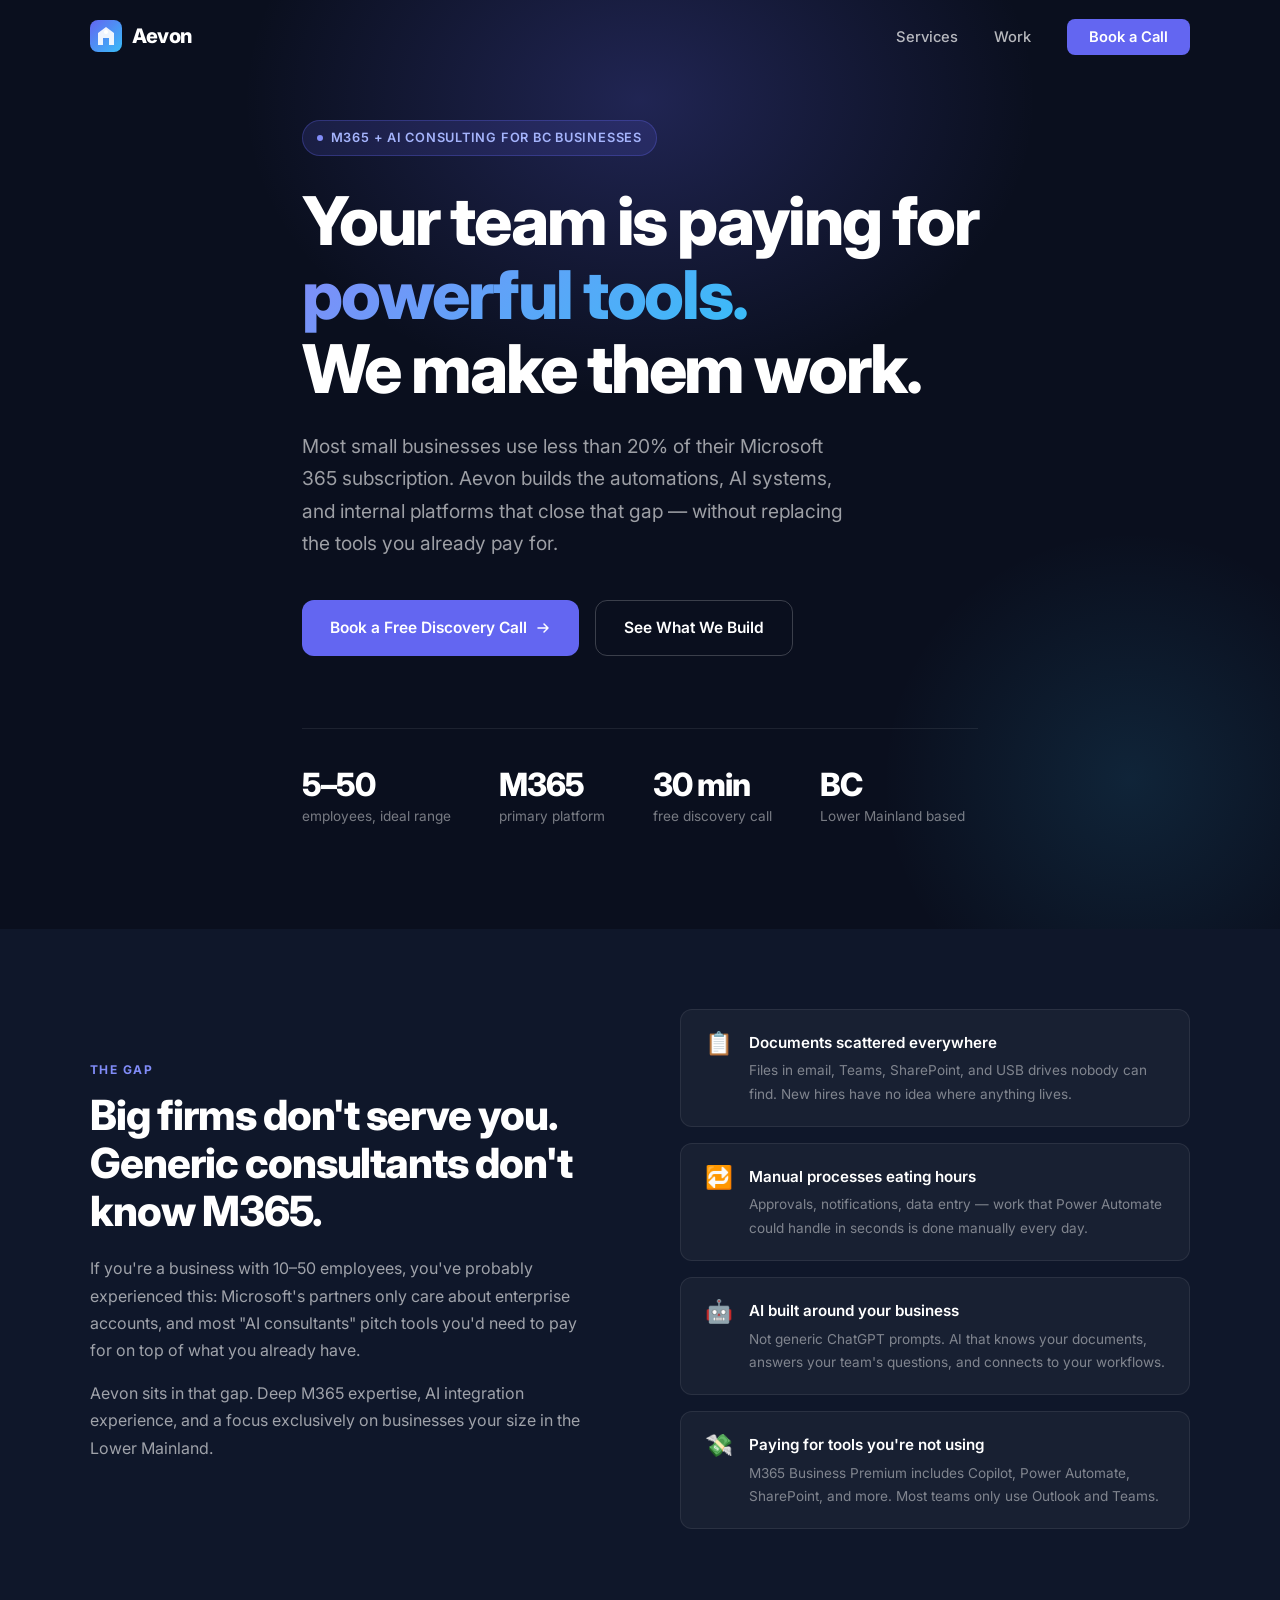
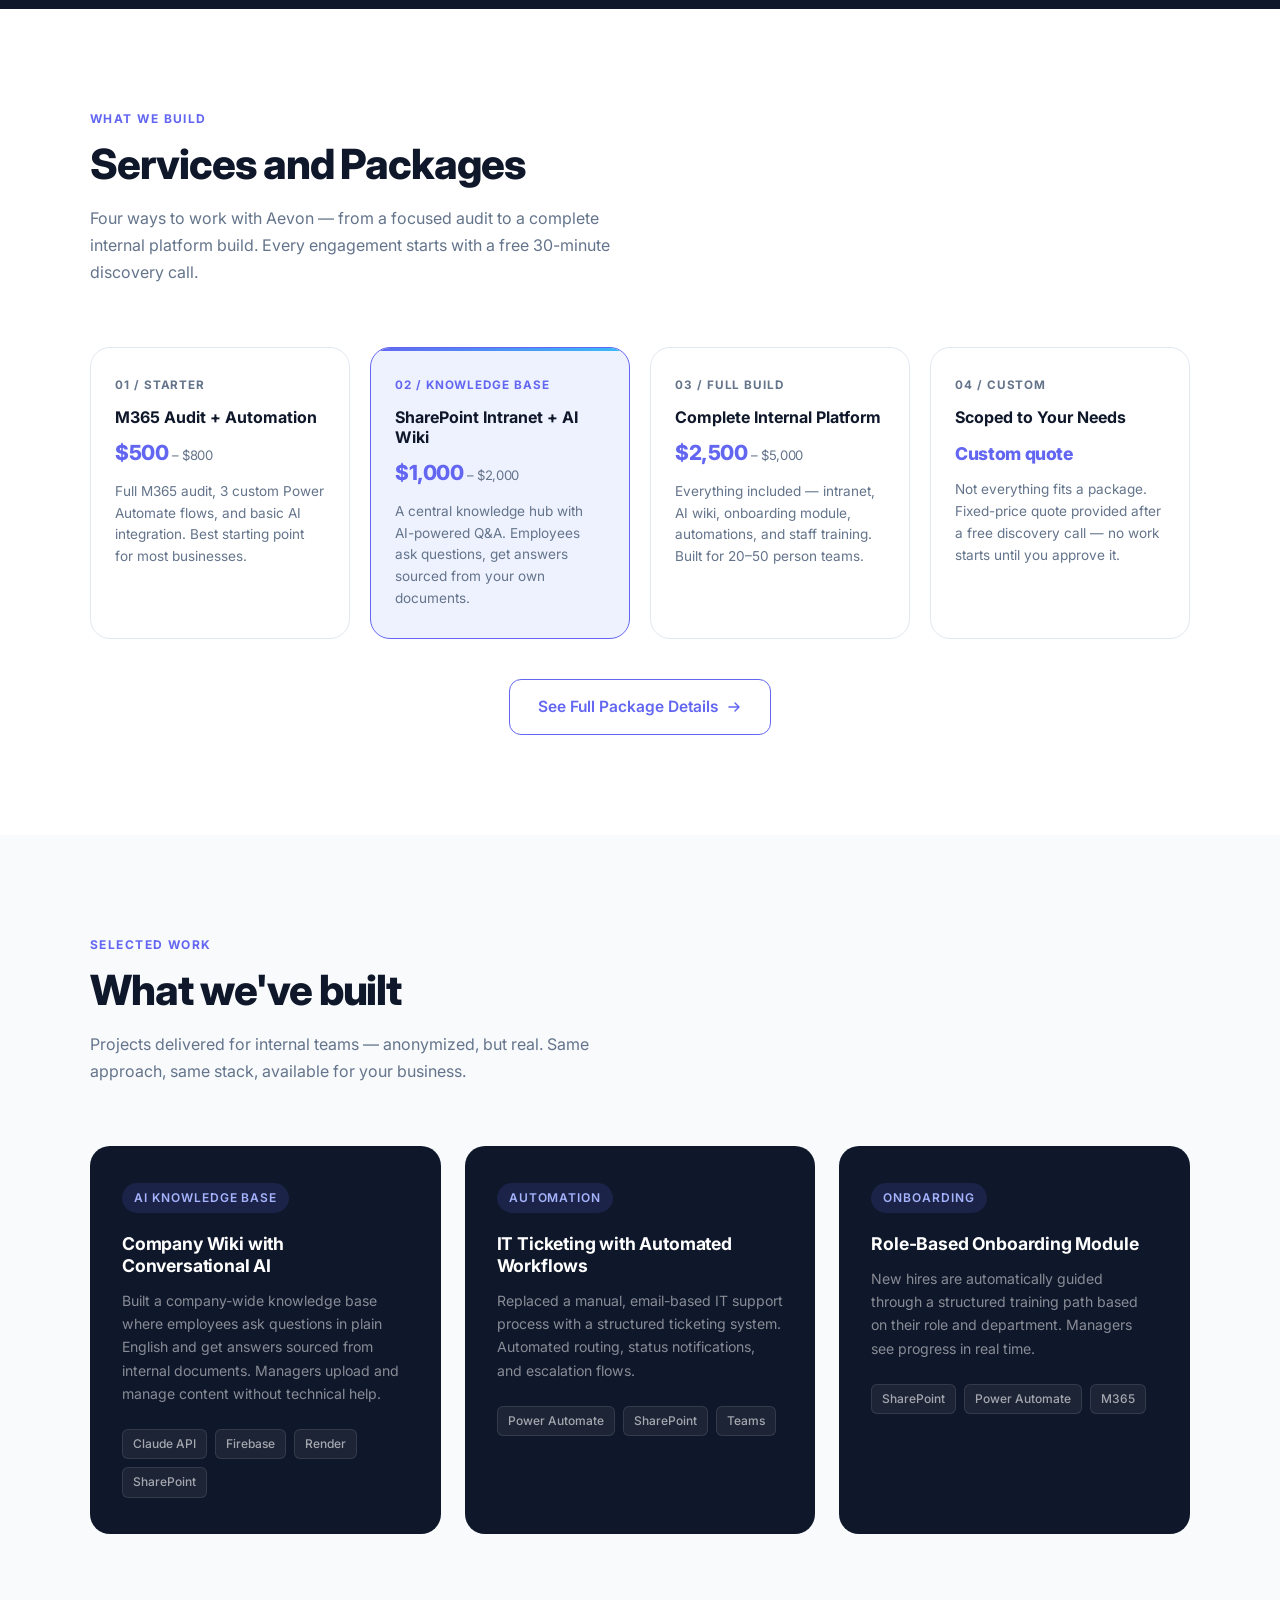
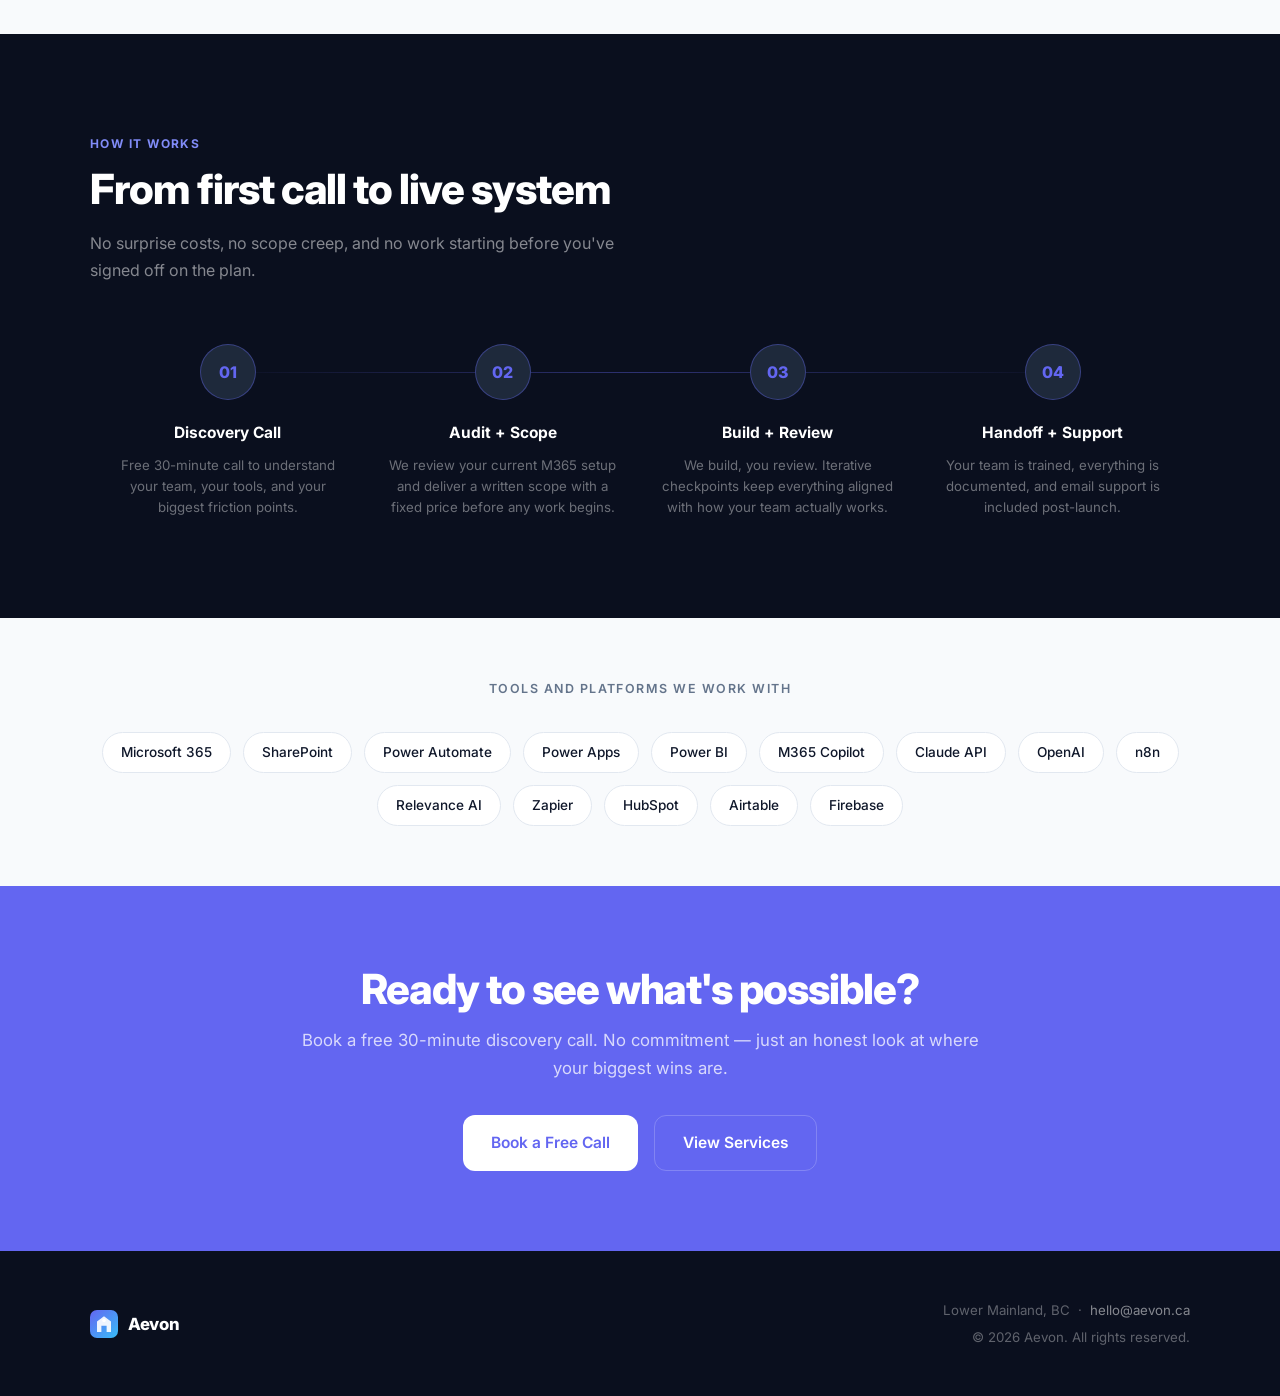
<file: index.html>
<!DOCTYPE html>
<html lang="en">
<head>
  <meta charset="UTF-8" />
  <meta name="viewport" content="width=device-width, initial-scale=1.0" />
  <title>Aevon | AI & Microsoft 365 Consulting for SMBs</title>
  <meta name="description" content="Aevon helps Lower Mainland businesses build AI-powered workflows and internal systems on Microsoft 365." />
  <link rel="preconnect" href="https://fonts.googleapis.com" />
  <link rel="preconnect" href="https://fonts.gstatic.com" crossorigin />
  <link href="https://fonts.googleapis.com/css2?family=Inter:wght@300;400;500;600;700;800&display=swap" rel="stylesheet" />
  <link rel="stylesheet" href="style.css" />
  <style>
    /* ── HERO ── */
    #hero {
      background: var(--dark);
      min-height: 100vh;
      display: flex;
      flex-direction: column;
      justify-content: center;
      padding: 120px 32px 100px;
      position: relative;
      overflow: hidden;
    }
    .hero-glow {
      position: absolute;
      top: -200px; left: 50%;
      transform: translateX(-50%);
      width: 800px; height: 600px;
      background: radial-gradient(ellipse, rgba(99,102,241,0.25) 0%, transparent 70%);
      pointer-events: none;
    }
    .hero-glow-2 {
      position: absolute;
      bottom: -100px; right: -100px;
      width: 500px; height: 500px;
      background: radial-gradient(ellipse, rgba(56,189,248,0.12) 0%, transparent 70%);
      pointer-events: none;
    }
    .hero-inner { max-width: 1100px; margin: 0 auto; position: relative; z-index: 1; }
    .hero-badge {
      display: inline-flex;
      align-items: center;
      gap: 8px;
      background: rgba(99,102,241,0.15);
      border: 1px solid rgba(99,102,241,0.3);
      color: #A5B4FC;
      font-size: 0.8rem;
      font-weight: 600;
      letter-spacing: 0.06em;
      text-transform: uppercase;
      padding: 6px 14px;
      border-radius: 100px;
      margin-bottom: 28px;
    }
    .hero-badge-dot {
      width: 6px; height: 6px;
      background: #818CF8;
      border-radius: 50%;
      animation: pulse 2s infinite;
    }
    @keyframes pulse { 0%,100%{opacity:1}50%{opacity:0.4} }
    h1 {
      font-size: clamp(2.6rem, 5.5vw, 4.2rem);
      font-weight: 800;
      line-height: 1.1;
      letter-spacing: -0.03em;
      color: var(--white);
      margin-bottom: 24px;
      max-width: 820px;
    }
    .gradient-text {
      background: linear-gradient(135deg, #818CF8 0%, #38BDF8 100%);
      -webkit-background-clip: text;
      -webkit-text-fill-color: transparent;
      background-clip: text;
    }
    .hero-sub {
      font-size: clamp(1rem, 2vw, 1.2rem);
      color: rgba(255,255,255,0.6);
      max-width: 560px;
      margin-bottom: 40px;
      line-height: 1.7;
    }
    .hero-ctas { display: flex; gap: 16px; flex-wrap: wrap; }
    .hero-stats {
      display: flex;
      gap: 48px;
      margin-top: 72px;
      padding-top: 40px;
      border-top: 1px solid rgba(255,255,255,0.08);
      flex-wrap: wrap;
    }
    .stat-num { font-size: 2rem; font-weight: 800; color: var(--white); letter-spacing: -0.03em; line-height: 1; }
    .stat-label { font-size: 0.85rem; color: rgba(255,255,255,0.45); margin-top: 4px; }

    /* ── PROBLEM ── */
    #problem { background: var(--dark-2); padding: 80px 32px; }
    .problem-inner {
      max-width: 1100px;
      margin: 0 auto;
      display: grid;
      grid-template-columns: 1fr 1fr;
      gap: 80px;
      align-items: center;
    }
    .problem-text .section-label { color: #818CF8; }
    .problem-text h2 { color: var(--white); margin-bottom: 20px; }
    .problem-text p { color: rgba(255,255,255,0.6); margin-bottom: 16px; font-size: 1rem; }
    .problem-cards { display: flex; flex-direction: column; gap: 16px; }
    .problem-card {
      background: rgba(255,255,255,0.04);
      border: 1px solid rgba(255,255,255,0.08);
      border-radius: var(--radius);
      padding: 20px 24px;
      display: flex;
      align-items: flex-start;
      gap: 16px;
    }
    .problem-icon { font-size: 1.4rem; line-height: 1; flex-shrink: 0; margin-top: 2px; }
    .problem-card h4 { font-size: 0.95rem; font-weight: 600; color: var(--white); margin-bottom: 4px; }
    .problem-card p { font-size: 0.85rem; color: rgba(255,255,255,0.45); margin: 0; }

    /* ── SERVICES TEASER ── */
    #services { background: var(--white); }
    .services-grid {
      display: grid;
      grid-template-columns: repeat(auto-fit, minmax(250px, 1fr));
      gap: 20px;
      margin-bottom: 40px;
    }
    .service-card {
      border: 1px solid var(--border);
      border-radius: var(--radius-lg);
      padding: 28px 24px;
      background: var(--white);
      transition: all 0.25s;
      position: relative;
      overflow: hidden;
    }
    .service-card::before {
      content: '';
      position: absolute;
      top: 0; left: 0; right: 0;
      height: 3px;
      background: linear-gradient(90deg, var(--indigo), var(--sky));
      opacity: 0;
      transition: opacity 0.25s;
    }
    .service-card:hover { box-shadow: 0 12px 40px rgba(0,0,0,0.08); transform: translateY(-3px); border-color: transparent; }
    .service-card:hover::before { opacity: 1; }
    .service-card.featured { border-color: var(--indigo); background: var(--indigo-lt); }
    .service-card.featured::before { opacity: 1; }
    .service-num { font-size: 0.73rem; font-weight: 700; color: var(--text-sm); letter-spacing: 0.08em; text-transform: uppercase; margin-bottom: 12px; }
    .service-card.featured .service-num { color: var(--indigo); }
    .service-card h3 { font-size: 1rem; font-weight: 700; color: var(--text); margin-bottom: 8px; }
    .service-price { font-size: 1.3rem; font-weight: 800; color: var(--indigo); letter-spacing: -0.02em; margin-bottom: 10px; }
    .service-price span { font-size: 0.82rem; font-weight: 400; color: var(--text-sm); }
    .service-desc { font-size: 0.85rem; color: var(--text-sm); line-height: 1.6; }
    .services-cta { text-align: center; }

    /* ── CASE STUDIES ── */
    #work { background: var(--bg-alt); }
    .work-grid {
      display: grid;
      grid-template-columns: repeat(auto-fit, minmax(300px, 1fr));
      gap: 24px;
    }
    .work-card {
      background: var(--dark-2);
      border-radius: var(--radius-lg);
      padding: 36px 32px;
      transition: transform 0.25s;
    }
    .work-card:hover { transform: translateY(-3px); }
    .work-tag {
      display: inline-block;
      background: rgba(99,102,241,0.15);
      color: #A5B4FC;
      font-size: 0.75rem;
      font-weight: 600;
      letter-spacing: 0.08em;
      text-transform: uppercase;
      padding: 5px 12px;
      border-radius: 100px;
      margin-bottom: 20px;
    }
    .work-card h3 { font-size: 1.1rem; font-weight: 700; color: var(--white); margin-bottom: 12px; letter-spacing: -0.01em; }
    .work-card p { font-size: 0.88rem; color: rgba(255,255,255,0.5); margin-bottom: 24px; line-height: 1.65; }
    .work-stack { display: flex; flex-wrap: wrap; gap: 8px; }
    .stack-tag {
      background: rgba(255,255,255,0.06);
      border: 1px solid rgba(255,255,255,0.1);
      color: rgba(255,255,255,0.6);
      font-size: 0.75rem;
      font-weight: 500;
      padding: 4px 10px;
      border-radius: 6px;
    }

    /* ── PROCESS ── */
    #process { background: var(--dark); padding: 100px 32px; }
    #process .section-label { color: #818CF8; }
    #process h2 { color: var(--white); }
    #process .section-sub { color: rgba(255,255,255,0.5); }
    .process-steps {
      display: grid;
      grid-template-columns: repeat(4, 1fr);
      gap: 0;
      margin-top: 60px;
      position: relative;
    }
    .process-steps::before {
      content: '';
      position: absolute;
      top: 28px; left: 10%; right: 10%;
      height: 1px;
      background: linear-gradient(90deg, transparent, rgba(99,102,241,0.4), transparent);
    }
    .process-step { text-align: center; padding: 0 20px; position: relative; z-index: 1; }
    .step-circle {
      width: 56px; height: 56px;
      border-radius: 50%;
      background: var(--dark-3);
      border: 1px solid rgba(99,102,241,0.4);
      display: flex;
      align-items: center;
      justify-content: center;
      margin: 0 auto 20px;
      font-size: 1rem;
      font-weight: 800;
      color: var(--indigo);
    }
    .process-step h4 { font-size: 0.97rem; font-weight: 700; color: var(--white); margin-bottom: 8px; }
    .process-step p { font-size: 0.83rem; color: rgba(255,255,255,0.4); line-height: 1.6; }

    /* ── STACK ── */
    #stack { background: var(--bg-alt); padding: 60px 32px; }
    .stack-inner { max-width: 1100px; margin: 0 auto; text-align: center; }
    .stack-label { font-size: 0.78rem; font-weight: 600; letter-spacing: 0.12em; text-transform: uppercase; color: var(--text-sm); margin-bottom: 32px; }
    .stack-pills { display: flex; flex-wrap: wrap; justify-content: center; gap: 12px; }
    .stack-pill {
      background: var(--white);
      border: 1px solid var(--border);
      color: var(--text);
      font-size: 0.85rem;
      font-weight: 500;
      padding: 8px 18px;
      border-radius: 100px;
      transition: all 0.2s;
    }
    .stack-pill:hover { border-color: var(--indigo); color: var(--indigo); background: var(--indigo-lt); }

    /* ── CTA STRIP ── */
    #cta { background: var(--indigo); padding: 80px 32px; }
    .cta-inner { max-width: 700px; margin: 0 auto; text-align: center; }
    #cta h2 { color: var(--white); margin-bottom: 12px; }
    #cta p { color: rgba(255,255,255,0.75); margin-bottom: 32px; font-size: 1.05rem; }
    .cta-btns { display: flex; justify-content: center; gap: 16px; flex-wrap: wrap; }
    .btn-white { background: var(--white); color: var(--indigo); }
    .btn-white:hover { background: var(--indigo-lt); transform: translateY(-1px); box-shadow: 0 8px 24px rgba(0,0,0,0.15); }

    /* ── RESPONSIVE ── */
    @media (max-width: 900px) {
      .problem-inner { grid-template-columns: 1fr; gap: 40px; }
      .process-steps { grid-template-columns: 1fr 1fr; gap: 40px; }
      .process-steps::before { display: none; }
    }
    @media (max-width: 640px) {
      #hero { padding: 110px 20px 80px; }
      .hero-stats { gap: 28px; }
      .process-steps { grid-template-columns: 1fr; }
    }
  </style>
</head>
<body>

<!-- NAV -->
<nav id="nav">
  <div class="nav-inner">
    <a href="index.html" class="nav-logo">
      <svg class="nav-logo-mark" viewBox="0 0 32 32" fill="none">
        <rect width="32" height="32" rx="8" fill="url(#lg1)"/>
        <path d="M16 7L8 13v12h5v-7h6v7h5V13L16 7z" fill="white" fill-opacity="0.9"/>
        <circle cx="16" cy="12" r="2" fill="white"/>
        <defs><linearGradient id="lg1" x1="0" y1="0" x2="32" y2="32" gradientUnits="userSpaceOnUse"><stop stop-color="#6366F1"/><stop offset="1" stop-color="#38BDF8"/></linearGradient></defs>
      </svg>
      <span class="nav-logo-text">Aevon</span>
    </a>
    <ul class="nav-links">
      <li><a href="services.html">Services</a></li>
      <li><a href="#work">Work</a></li>
      <li><a href="contact.html" class="nav-cta">Book a Call</a></li>
    </ul>
  </div>
</nav>

<!-- HERO -->
<section id="hero">
  <div class="hero-glow"></div>
  <div class="hero-glow-2"></div>
  <div class="hero-inner">
    <div class="hero-badge"><span class="hero-badge-dot"></span>M365 + AI Consulting for BC Businesses</div>
    <h1>Your team is paying for<br><span class="gradient-text">powerful tools.</span><br>We make them work.</h1>
    <p class="hero-sub">Most small businesses use less than 20% of their Microsoft 365 subscription. Aevon builds the automations, AI systems, and internal platforms that close that gap — without replacing the tools you already pay for.</p>
    <div class="hero-ctas">
      <a href="contact.html" class="btn btn-primary">
        Book a Free Discovery Call
        <svg width="16" height="16" viewBox="0 0 16 16" fill="none"><path d="M3 8h10M9 4l4 4-4 4" stroke="currentColor" stroke-width="1.5" stroke-linecap="round" stroke-linejoin="round"/></svg>
      </a>
      <a href="services.html" class="btn btn-outline">See What We Build</a>
    </div>
    <div class="hero-stats">
      <div class="stat-item"><div class="stat-num">5–50</div><div class="stat-label">employees, ideal range</div></div>
      <div class="stat-item"><div class="stat-num">M365</div><div class="stat-label">primary platform</div></div>
      <div class="stat-item"><div class="stat-num">30 min</div><div class="stat-label">free discovery call</div></div>
      <div class="stat-item"><div class="stat-num">BC</div><div class="stat-label">Lower Mainland based</div></div>
    </div>
  </div>
</section>

<!-- PROBLEM -->
<section id="problem">
  <div class="problem-inner">
    <div class="problem-text">
      <div class="section-label">The Gap</div>
      <h2>Big firms don't serve you. Generic consultants don't know M365.</h2>
      <p>If you're a business with 10–50 employees, you've probably experienced this: Microsoft's partners only care about enterprise accounts, and most "AI consultants" pitch tools you'd need to pay for on top of what you already have.</p>
      <p>Aevon sits in that gap. Deep M365 expertise, AI integration experience, and a focus exclusively on businesses your size in the Lower Mainland.</p>
    </div>
    <div class="problem-cards">
      <div class="problem-card">
        <div class="problem-icon">📋</div>
        <div>
          <h4>Documents scattered everywhere</h4>
          <p>Files in email, Teams, SharePoint, and USB drives nobody can find. New hires have no idea where anything lives.</p>
        </div>
      </div>
      <div class="problem-card">
        <div class="problem-icon">🔁</div>
        <div>
          <h4>Manual processes eating hours</h4>
          <p>Approvals, notifications, data entry — work that Power Automate could handle in seconds is done manually every day.</p>
        </div>
      </div>
      <div class="problem-card">
        <div class="problem-icon">🤖</div>
        <div>
          <h4>AI built around your business</h4>
          <p>Not generic ChatGPT prompts. AI that knows your documents, answers your team's questions, and connects to your workflows.</p>
        </div>
      </div>
      <div class="problem-card">
        <div class="problem-icon">💸</div>
        <div>
          <h4>Paying for tools you're not using</h4>
          <p>M365 Business Premium includes Copilot, Power Automate, SharePoint, and more. Most teams only use Outlook and Teams.</p>
        </div>
      </div>
    </div>
  </div>
</section>

<!-- SERVICES TEASER -->
<section id="services">
  <div class="container">
    <div class="section-label">What We Build</div>
    <h2>Services and Packages</h2>
    <p class="section-sub">Four ways to work with Aevon — from a focused audit to a complete internal platform build. Every engagement starts with a free 30-minute discovery call.</p>
    <div class="services-grid">
      <div class="service-card">
        <div class="service-num">01 / Starter</div>
        <h3>M365 Audit + Automation</h3>
        <div class="service-price">$500 <span>– $800</span></div>
        <p class="service-desc">Full M365 audit, 3 custom Power Automate flows, and basic AI integration. Best starting point for most businesses.</p>
      </div>
      <div class="service-card featured">
        <div class="service-num">02 / Knowledge Base</div>
        <h3>SharePoint Intranet + AI Wiki</h3>
        <div class="service-price">$1,000 <span>– $2,000</span></div>
        <p class="service-desc">A central knowledge hub with AI-powered Q&A. Employees ask questions, get answers sourced from your own documents.</p>
      </div>
      <div class="service-card">
        <div class="service-num">03 / Full Build</div>
        <h3>Complete Internal Platform</h3>
        <div class="service-price">$2,500 <span>– $5,000</span></div>
        <p class="service-desc">Everything included — intranet, AI wiki, onboarding module, automations, and staff training. Built for 20–50 person teams.</p>
      </div>
      <div class="service-card">
        <div class="service-num">04 / Custom</div>
        <h3>Scoped to Your Needs</h3>
        <div class="service-price" style="font-size:1.1rem; padding-top:4px;">Custom quote</div>
        <p class="service-desc">Not everything fits a package. Fixed-price quote provided after a free discovery call — no work starts until you approve it.</p>
      </div>
    </div>
    <div class="services-cta">
      <a href="services.html" class="btn btn-ghost">
        See Full Package Details
        <svg width="16" height="16" viewBox="0 0 16 16" fill="none"><path d="M3 8h10M9 4l4 4-4 4" stroke="currentColor" stroke-width="1.5" stroke-linecap="round" stroke-linejoin="round"/></svg>
      </a>
    </div>
  </div>
</section>

<!-- CASE STUDIES -->
<section id="work">
  <div class="container">
    <div class="section-label">Selected Work</div>
    <h2>What we've built</h2>
    <p class="section-sub">Projects delivered for internal teams — anonymized, but real. Same approach, same stack, available for your business.</p>
    <div class="work-grid">
      <div class="work-card">
        <span class="work-tag">AI Knowledge Base</span>
        <h3>Company Wiki with Conversational AI</h3>
        <p>Built a company-wide knowledge base where employees ask questions in plain English and get answers sourced from internal documents. Managers upload and manage content without technical help.</p>
        <div class="work-stack">
          <span class="stack-tag">Claude API</span>
          <span class="stack-tag">Firebase</span>
          <span class="stack-tag">Render</span>
          <span class="stack-tag">SharePoint</span>
        </div>
      </div>
      <div class="work-card">
        <span class="work-tag">Automation</span>
        <h3>IT Ticketing with Automated Workflows</h3>
        <p>Replaced a manual, email-based IT support process with a structured ticketing system. Automated routing, status notifications, and escalation flows.</p>
        <div class="work-stack">
          <span class="stack-tag">Power Automate</span>
          <span class="stack-tag">SharePoint</span>
          <span class="stack-tag">Teams</span>
        </div>
      </div>
      <div class="work-card">
        <span class="work-tag">Onboarding</span>
        <h3>Role-Based Onboarding Module</h3>
        <p>New hires are automatically guided through a structured training path based on their role and department. Managers see progress in real time.</p>
        <div class="work-stack">
          <span class="stack-tag">SharePoint</span>
          <span class="stack-tag">Power Automate</span>
          <span class="stack-tag">M365</span>
        </div>
      </div>
    </div>
  </div>
</section>

<!-- PROCESS -->
<section id="process">
  <div class="container">
    <div class="section-label">How It Works</div>
    <h2>From first call to live system</h2>
    <p class="section-sub">No surprise costs, no scope creep, and no work starting before you've signed off on the plan.</p>
    <div class="process-steps">
      <div class="process-step">
        <div class="step-circle">01</div>
        <h4>Discovery Call</h4>
        <p>Free 30-minute call to understand your team, your tools, and your biggest friction points.</p>
      </div>
      <div class="process-step">
        <div class="step-circle">02</div>
        <h4>Audit + Scope</h4>
        <p>We review your current M365 setup and deliver a written scope with a fixed price before any work begins.</p>
      </div>
      <div class="process-step">
        <div class="step-circle">03</div>
        <h4>Build + Review</h4>
        <p>We build, you review. Iterative checkpoints keep everything aligned with how your team actually works.</p>
      </div>
      <div class="process-step">
        <div class="step-circle">04</div>
        <h4>Handoff + Support</h4>
        <p>Your team is trained, everything is documented, and email support is included post-launch.</p>
      </div>
    </div>
  </div>
</section>

<!-- STACK -->
<section id="stack">
  <div class="stack-inner">
    <div class="stack-label">Tools and platforms we work with</div>
    <div class="stack-pills">
      <span class="stack-pill">Microsoft 365</span>
      <span class="stack-pill">SharePoint</span>
      <span class="stack-pill">Power Automate</span>
      <span class="stack-pill">Power Apps</span>
      <span class="stack-pill">Power BI</span>
      <span class="stack-pill">M365 Copilot</span>
      <span class="stack-pill">Claude API</span>
      <span class="stack-pill">OpenAI</span>
      <span class="stack-pill">n8n</span>
      <span class="stack-pill">Relevance AI</span>
      <span class="stack-pill">Zapier</span>
      <span class="stack-pill">HubSpot</span>
      <span class="stack-pill">Airtable</span>
      <span class="stack-pill">Firebase</span>
    </div>
  </div>
</section>

<!-- CTA STRIP -->
<section id="cta">
  <div class="cta-inner">
    <h2>Ready to see what's possible?</h2>
    <p>Book a free 30-minute discovery call. No commitment — just an honest look at where your biggest wins are.</p>
    <div class="cta-btns">
      <a href="contact.html" class="btn btn-white">Book a Free Call</a>
      <a href="services.html" class="btn btn-outline">View Services</a>
    </div>
  </div>
</section>

<!-- FOOTER -->
<footer>
  <div class="footer-inner">
    <div class="footer-logo">
      <svg width="28" height="28" viewBox="0 0 32 32" fill="none">
        <rect width="32" height="32" rx="8" fill="url(#fg1)"/>
        <path d="M16 7L8 13v12h5v-7h6v7h5V13L16 7z" fill="white" fill-opacity="0.9"/>
        <circle cx="16" cy="12" r="2" fill="white"/>
        <defs><linearGradient id="fg1" x1="0" y1="0" x2="32" y2="32" gradientUnits="userSpaceOnUse"><stop stop-color="#6366F1"/><stop offset="1" stop-color="#38BDF8"/></linearGradient></defs>
      </svg>
      <span class="footer-logo-text">Aevon</span>
    </div>
    <div class="footer-right">
      <div>Lower Mainland, BC &nbsp;&middot;&nbsp; <a href="mailto:hello@aevon.ca">hello@aevon.ca</a></div>
      <div style="margin-top:4px;">&copy; 2026 Aevon. All rights reserved.</div>
    </div>
  </div>
</footer>

<script>
  const nav = document.getElementById('nav');
  window.addEventListener('scroll', () => { nav.classList.toggle('scrolled', window.scrollY > 40); });
  if (window.scrollY > 40) nav.classList.add('scrolled');
</script>
</body>
</html>
</file>
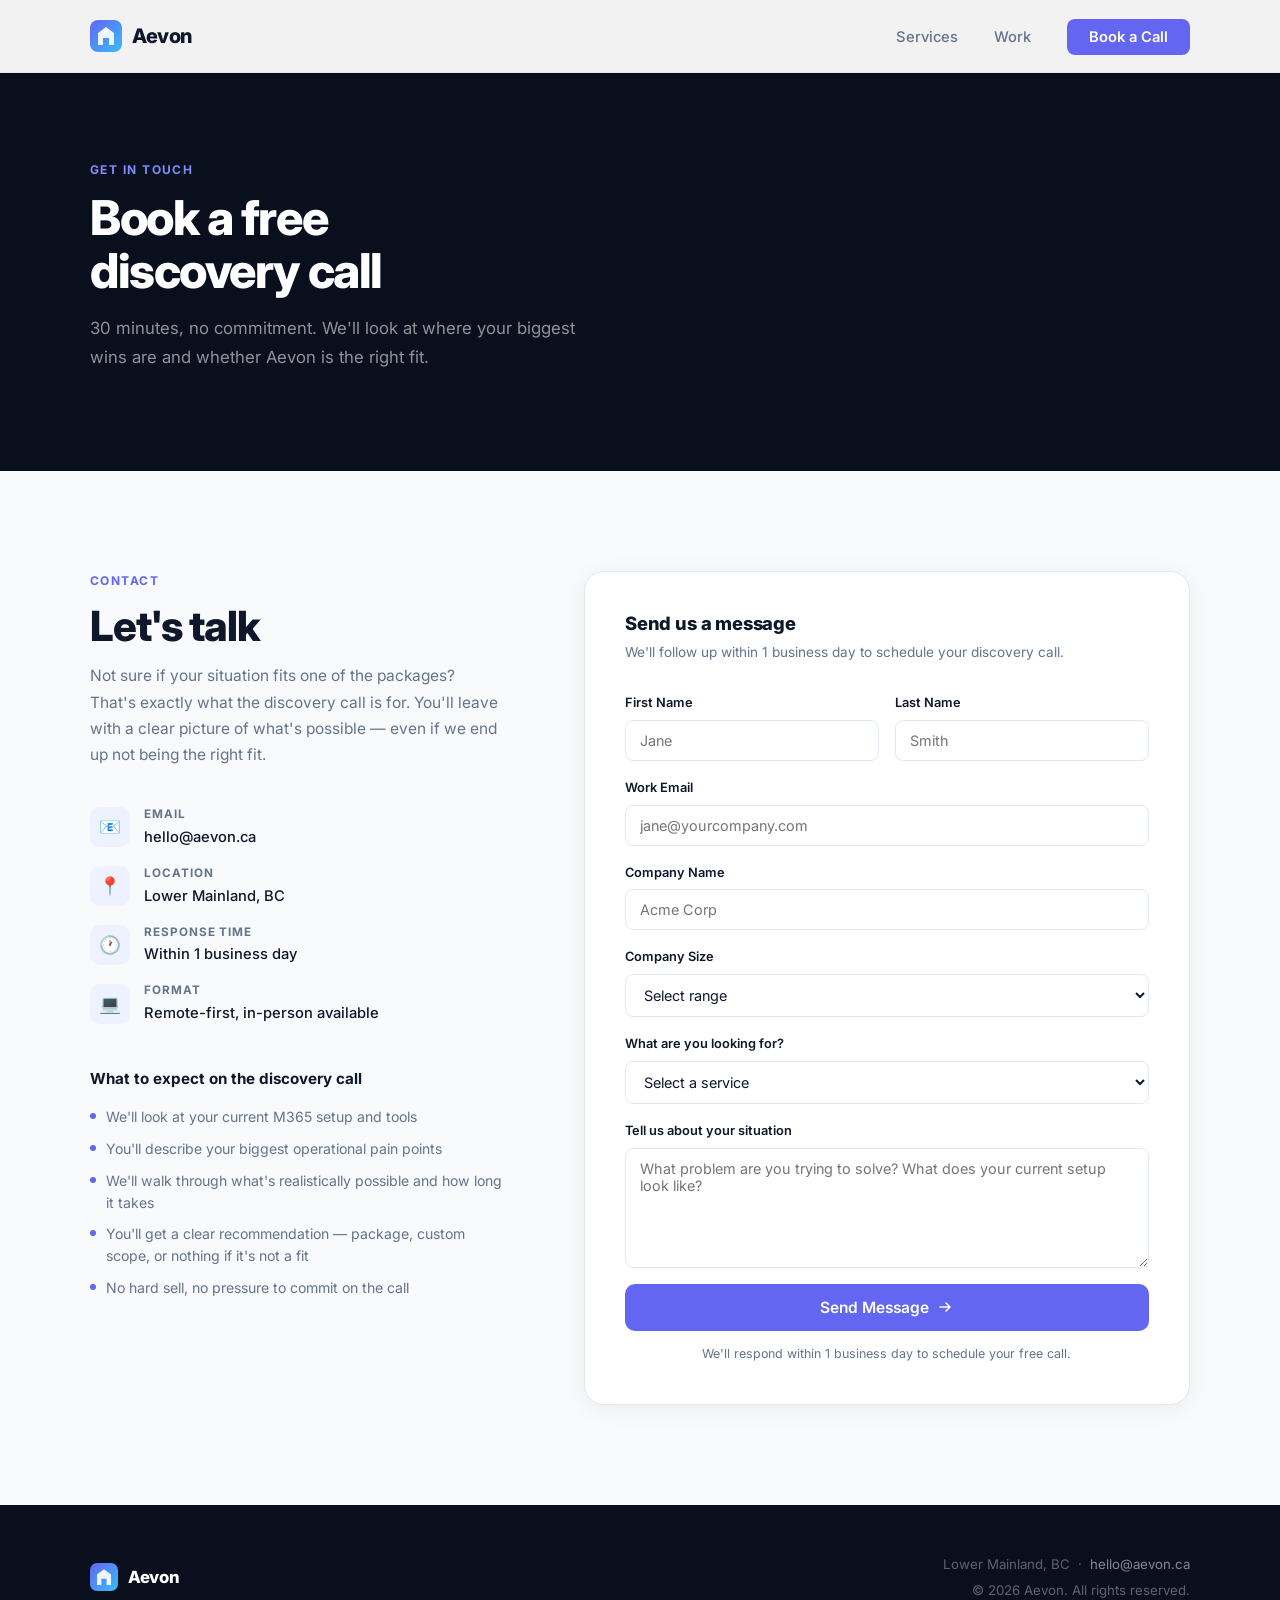
<file: contact.html>
<!DOCTYPE html>
<html lang="en">
<head>
  <meta charset="UTF-8" />
  <meta name="viewport" content="width=device-width, initial-scale=1.0" />
  <title>Contact | Aevon</title>
  <meta name="description" content="Book a free 30-minute discovery call with Aevon. No commitment — just an honest look at what's possible for your business." />
  <link rel="preconnect" href="https://fonts.googleapis.com" />
  <link rel="preconnect" href="https://fonts.gstatic.com" crossorigin />
  <link href="https://fonts.googleapis.com/css2?family=Inter:wght@300;400;500;600;700;800&display=swap" rel="stylesheet" />
  <link rel="stylesheet" href="style.css" />
  <style>
    #contact-body { background: var(--bg-alt); padding: 100px 32px; }
    .contact-wrapper {
      max-width: 1100px;
      margin: 0 auto;
      display: grid;
      grid-template-columns: 1fr 1.4fr;
      gap: 80px;
      align-items: start;
    }
    .contact-left h2 { margin-bottom: 12px; }
    .contact-left > p { color: var(--text-sm); font-size: 0.97rem; margin-bottom: 36px; line-height: 1.7; }

    .contact-details { display: flex; flex-direction: column; gap: 14px; margin-bottom: 40px; }
    .contact-row {
      display: flex;
      align-items: center;
      gap: 14px;
      font-size: 0.92rem;
    }
    .contact-icon {
      width: 40px; height: 40px;
      border-radius: 10px;
      background: var(--indigo-lt);
      display: flex;
      align-items: center;
      justify-content: center;
      font-size: 1.1rem;
      flex-shrink: 0;
    }
    .contact-row-text { display: flex; flex-direction: column; }
    .contact-row-label { font-size: 0.73rem; font-weight: 700; text-transform: uppercase; letter-spacing: 0.08em; color: var(--text-sm); }
    .contact-row-value { font-weight: 500; color: var(--text); }
    .contact-row-value a { color: var(--text); text-decoration: none; }
    .contact-row-value a:hover { color: var(--indigo); }

    .what-to-expect h4 { font-size: 0.95rem; font-weight: 700; color: var(--text); margin-bottom: 14px; }
    .expect-list { list-style: none; display: flex; flex-direction: column; gap: 10px; }
    .expect-list li {
      font-size: 0.88rem;
      color: var(--text-sm);
      display: flex;
      gap: 10px;
      align-items: flex-start;
      line-height: 1.55;
    }
    .expect-list li::before {
      content: '';
      width: 6px; height: 6px;
      background: var(--indigo);
      border-radius: 50%;
      flex-shrink: 0;
      margin-top: 7px;
    }

    /* FORM */
    .contact-form-card {
      background: var(--white);
      border: 1px solid var(--border);
      border-radius: var(--radius-lg);
      padding: 40px;
      box-shadow: 0 4px 24px rgba(0,0,0,0.06);
    }
    .contact-form-card h3 { font-size: 1.15rem; font-weight: 800; color: var(--text); margin-bottom: 6px; letter-spacing: -0.01em; }
    .contact-form-card > p { font-size: 0.85rem; color: var(--text-sm); margin-bottom: 28px; }
    .form-row { display: grid; grid-template-columns: 1fr 1fr; gap: 16px; }
    .form-group { display: flex; flex-direction: column; gap: 6px; margin-bottom: 16px; }
    .form-group label { font-size: 0.8rem; font-weight: 600; color: var(--text); }
    .form-group input,
    .form-group select,
    .form-group textarea {
      padding: 11px 14px;
      border: 1px solid var(--border);
      border-radius: 8px;
      font-family: 'Inter', sans-serif;
      font-size: 0.9rem;
      color: var(--text);
      background: var(--white);
      transition: border-color 0.2s, box-shadow 0.2s;
      outline: none;
    }
    .form-group input:focus,
    .form-group select:focus,
    .form-group textarea:focus {
      border-color: var(--indigo);
      box-shadow: 0 0 0 3px rgba(99,102,241,0.1);
    }
    .form-group textarea { resize: vertical; min-height: 120px; }
    .form-submit {
      width: 100%;
      padding: 14px;
      background: var(--indigo);
      color: var(--white);
      border: none;
      border-radius: 10px;
      font-family: 'Inter', sans-serif;
      font-size: 0.97rem;
      font-weight: 600;
      cursor: pointer;
      transition: all 0.2s;
      margin-top: 4px;
      display: flex;
      align-items: center;
      justify-content: center;
      gap: 8px;
    }
    .form-submit:hover { background: var(--indigo-dk); transform: translateY(-1px); box-shadow: 0 6px 20px rgba(99,102,241,0.35); }
    .form-note { font-size: 0.78rem; color: var(--text-sm); margin-top: 12px; text-align: center; }

    @media (max-width: 900px) {
      .contact-wrapper { grid-template-columns: 1fr; gap: 40px; }
    }
    @media (max-width: 640px) {
      .form-row { grid-template-columns: 1fr; }
      .contact-form-card { padding: 28px 24px; }
    }
  </style>
</head>
<body>

<!-- NAV -->
<nav id="nav" class="light">
  <div class="nav-inner">
    <a href="index.html" class="nav-logo">
      <svg class="nav-logo-mark" viewBox="0 0 32 32" fill="none">
        <rect width="32" height="32" rx="8" fill="url(#lg3)"/>
        <path d="M16 7L8 13v12h5v-7h6v7h5V13L16 7z" fill="white" fill-opacity="0.9"/>
        <circle cx="16" cy="12" r="2" fill="white"/>
        <defs><linearGradient id="lg3" x1="0" y1="0" x2="32" y2="32" gradientUnits="userSpaceOnUse"><stop stop-color="#6366F1"/><stop offset="1" stop-color="#38BDF8"/></linearGradient></defs>
      </svg>
      <span class="nav-logo-text">Aevon</span>
    </a>
    <ul class="nav-links">
      <li><a href="services.html">Services</a></li>
      <li><a href="index.html#work">Work</a></li>
      <li><a href="contact.html" class="nav-cta active">Book a Call</a></li>
    </ul>
  </div>
</nav>

<!-- PAGE HERO -->
<div class="page-hero">
  <div class="container">
    <div class="section-label">Get in Touch</div>
    <h1>Book a free<br>discovery call</h1>
    <p>30 minutes, no commitment. We'll look at where your biggest wins are and whether Aevon is the right fit.</p>
  </div>
</div>

<!-- CONTACT -->
<section id="contact-body">
  <div class="contact-wrapper">

    <div class="contact-left">
      <div class="section-label">Contact</div>
      <h2>Let's talk</h2>
      <p>Not sure if your situation fits one of the packages? That's exactly what the discovery call is for. You'll leave with a clear picture of what's possible — even if we end up not being the right fit.</p>

      <div class="contact-details">
        <div class="contact-row">
          <div class="contact-icon">📧</div>
          <div class="contact-row-text">
            <span class="contact-row-label">Email</span>
            <span class="contact-row-value"><a href="mailto:hello@aevon.ca">hello@aevon.ca</a></span>
          </div>
        </div>
        <div class="contact-row">
          <div class="contact-icon">📍</div>
          <div class="contact-row-text">
            <span class="contact-row-label">Location</span>
            <span class="contact-row-value">Lower Mainland, BC</span>
          </div>
        </div>
        <div class="contact-row">
          <div class="contact-icon">🕐</div>
          <div class="contact-row-text">
            <span class="contact-row-label">Response time</span>
            <span class="contact-row-value">Within 1 business day</span>
          </div>
        </div>
        <div class="contact-row">
          <div class="contact-icon">💻</div>
          <div class="contact-row-text">
            <span class="contact-row-label">Format</span>
            <span class="contact-row-value">Remote-first, in-person available</span>
          </div>
        </div>
      </div>

      <div class="what-to-expect">
        <h4>What to expect on the discovery call</h4>
        <ul class="expect-list">
          <li>We'll look at your current M365 setup and tools</li>
          <li>You'll describe your biggest operational pain points</li>
          <li>We'll walk through what's realistically possible and how long it takes</li>
          <li>You'll get a clear recommendation — package, custom scope, or nothing if it's not a fit</li>
          <li>No hard sell, no pressure to commit on the call</li>
        </ul>
      </div>
    </div>

    <div class="contact-form-card">
      <h3>Send us a message</h3>
      <p>We'll follow up within 1 business day to schedule your discovery call.</p>
      <form action="mailto:hello@aevon.ca" method="GET" enctype="text/plain">
        <div class="form-row">
          <div class="form-group">
            <label>First Name</label>
            <input type="text" name="First Name" placeholder="Jane" required />
          </div>
          <div class="form-group">
            <label>Last Name</label>
            <input type="text" name="Last Name" placeholder="Smith" />
          </div>
        </div>
        <div class="form-group">
          <label>Work Email</label>
          <input type="email" name="Email" placeholder="jane@yourcompany.com" required />
        </div>
        <div class="form-group">
          <label>Company Name</label>
          <input type="text" name="Company" placeholder="Acme Corp" />
        </div>
        <div class="form-group">
          <label>Company Size</label>
          <select name="Company Size">
            <option value="">Select range</option>
            <option>1–10 employees</option>
            <option>11–25 employees</option>
            <option>26–50 employees</option>
            <option>50+ employees</option>
          </select>
        </div>
        <div class="form-group">
          <label>What are you looking for?</label>
          <select name="Service Interest">
            <option value="">Select a service</option>
            <option>M365 Audit + Automation (Starter)</option>
            <option>SharePoint Intranet + AI Wiki</option>
            <option>Complete Internal Platform (Full Build)</option>
            <option>Retainer / Ongoing Support</option>
            <option>Not sure yet — just exploring</option>
          </select>
        </div>
        <div class="form-group">
          <label>Tell us about your situation</label>
          <textarea name="Message" placeholder="What problem are you trying to solve? What does your current setup look like?"></textarea>
        </div>
        <button type="submit" class="form-submit">
          Send Message
          <svg width="16" height="16" viewBox="0 0 16 16" fill="none"><path d="M3 8h10M9 4l4 4-4 4" stroke="currentColor" stroke-width="1.5" stroke-linecap="round" stroke-linejoin="round"/></svg>
        </button>
        <p class="form-note">We'll respond within 1 business day to schedule your free call.</p>
      </form>
    </div>

  </div>
</section>

<!-- FOOTER -->
<footer>
  <div class="footer-inner">
    <div class="footer-logo">
      <svg width="28" height="28" viewBox="0 0 32 32" fill="none">
        <rect width="32" height="32" rx="8" fill="url(#fg3)"/>
        <path d="M16 7L8 13v12h5v-7h6v7h5V13L16 7z" fill="white" fill-opacity="0.9"/>
        <circle cx="16" cy="12" r="2" fill="white"/>
        <defs><linearGradient id="fg3" x1="0" y1="0" x2="32" y2="32" gradientUnits="userSpaceOnUse"><stop stop-color="#6366F1"/><stop offset="1" stop-color="#38BDF8"/></linearGradient></defs>
      </svg>
      <span class="footer-logo-text">Aevon</span>
    </div>
    <div class="footer-right">
      <div>Lower Mainland, BC &nbsp;&middot;&nbsp; <a href="mailto:hello@aevon.ca">hello@aevon.ca</a></div>
      <div style="margin-top:4px;">&copy; 2026 Aevon. All rights reserved.</div>
    </div>
  </div>
</footer>

<script>
  const nav = document.getElementById('nav');
  window.addEventListener('scroll', () => {
    if (window.scrollY > 40) { nav.classList.remove('light'); nav.classList.add('scrolled'); }
    else { nav.classList.remove('scrolled'); nav.classList.add('light'); }
  });
</script>
</body>
</html>
</file>
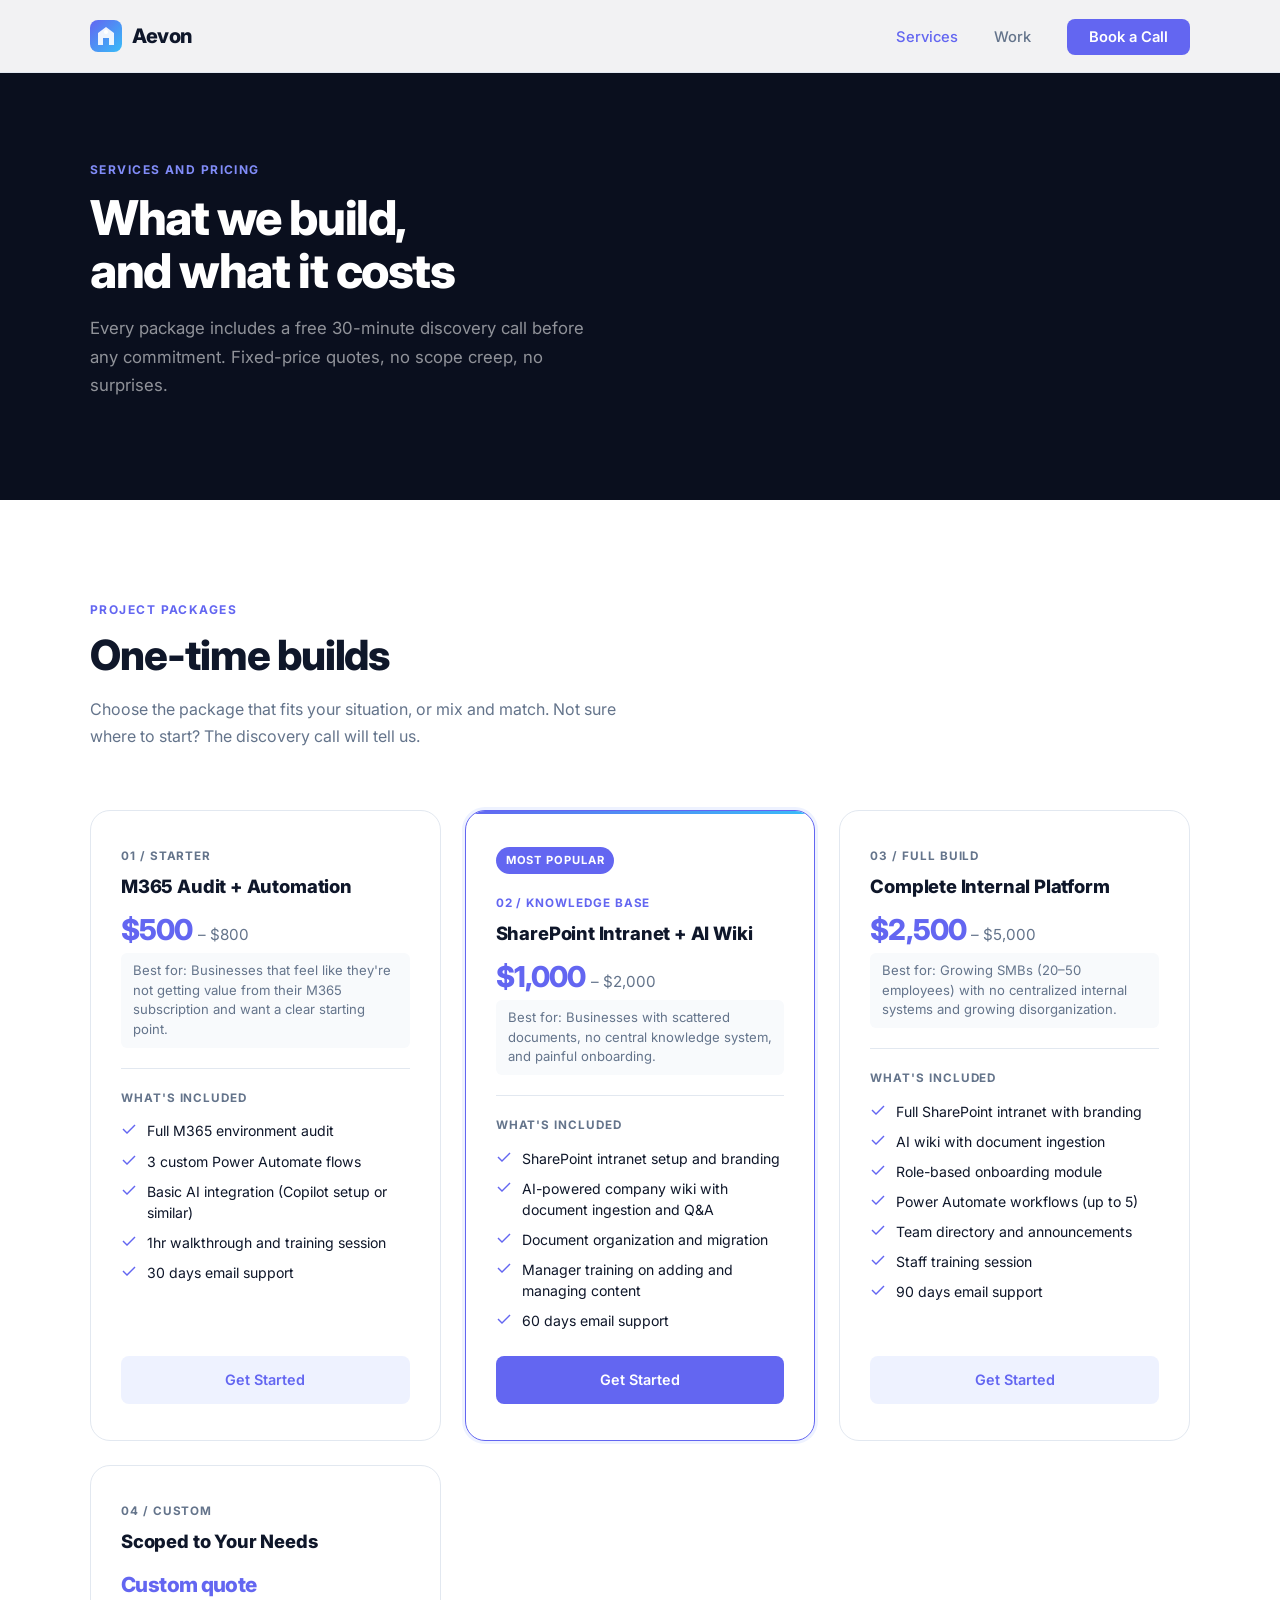
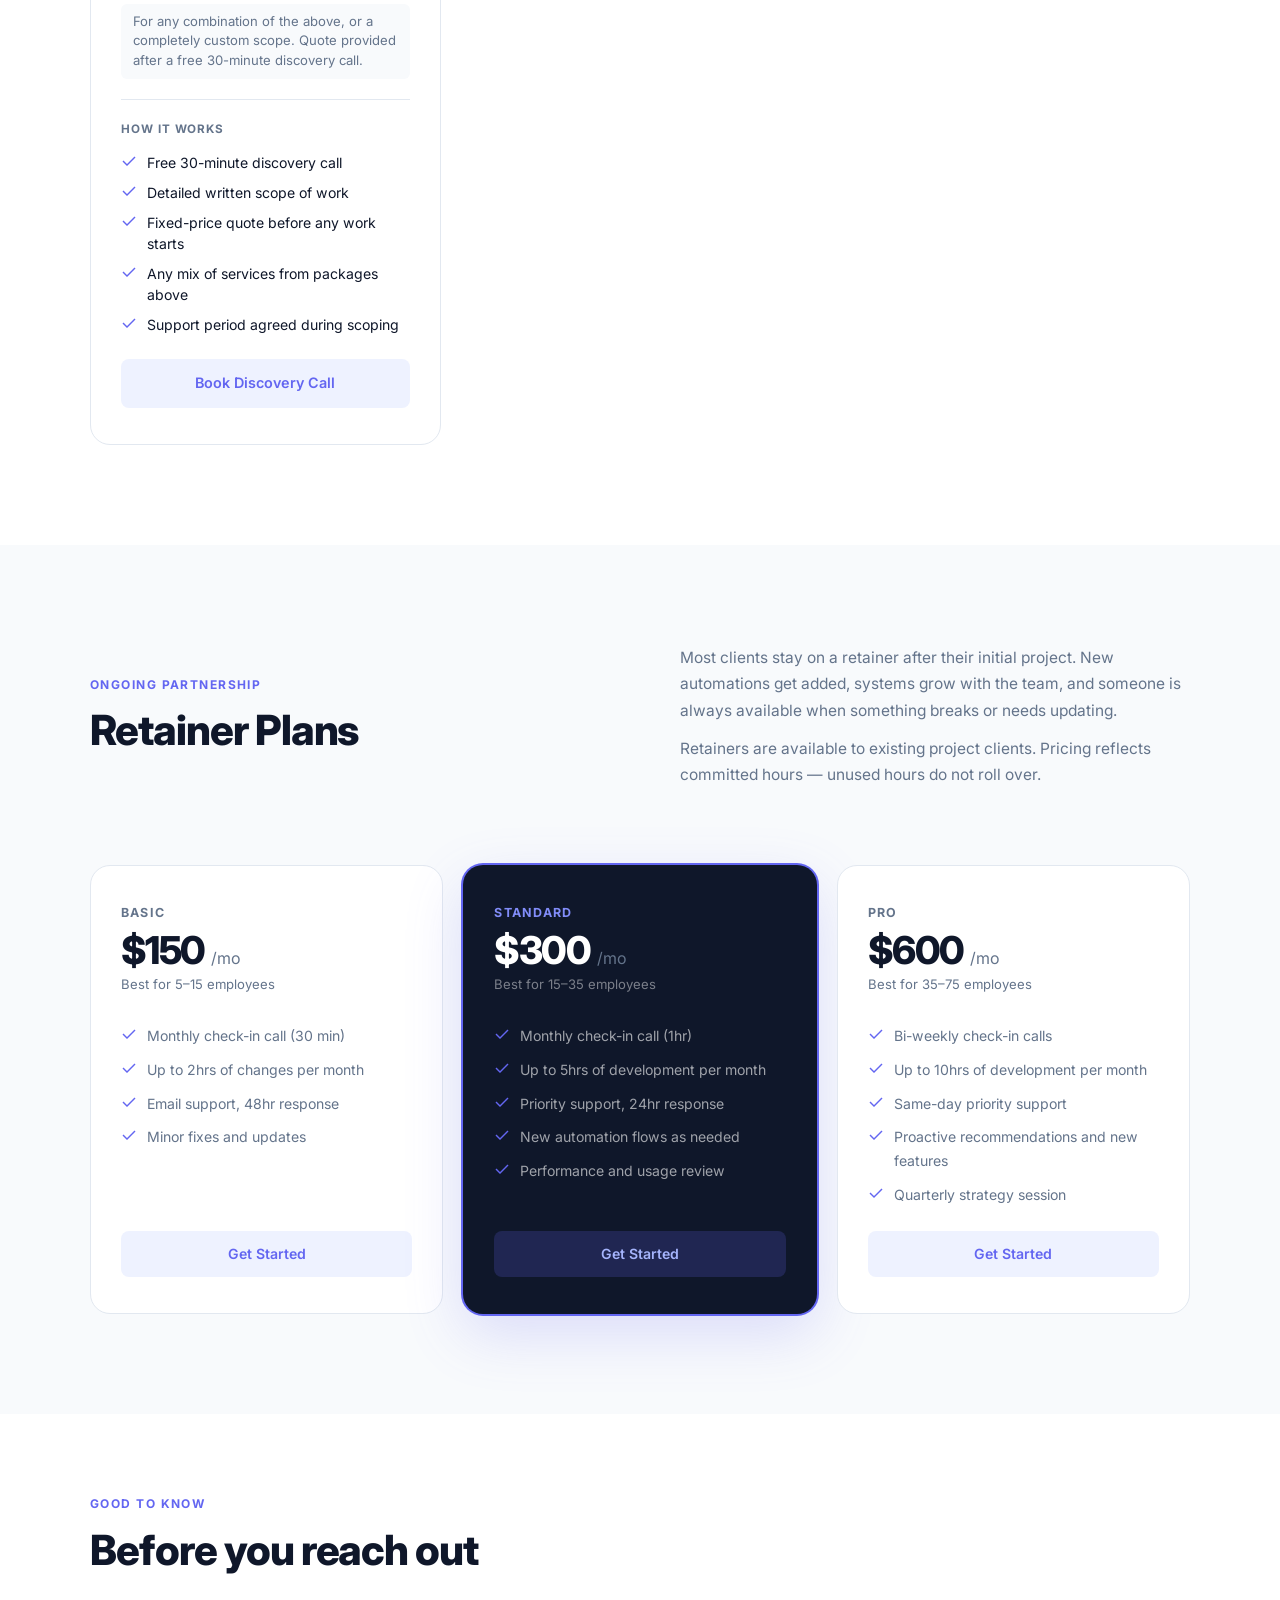
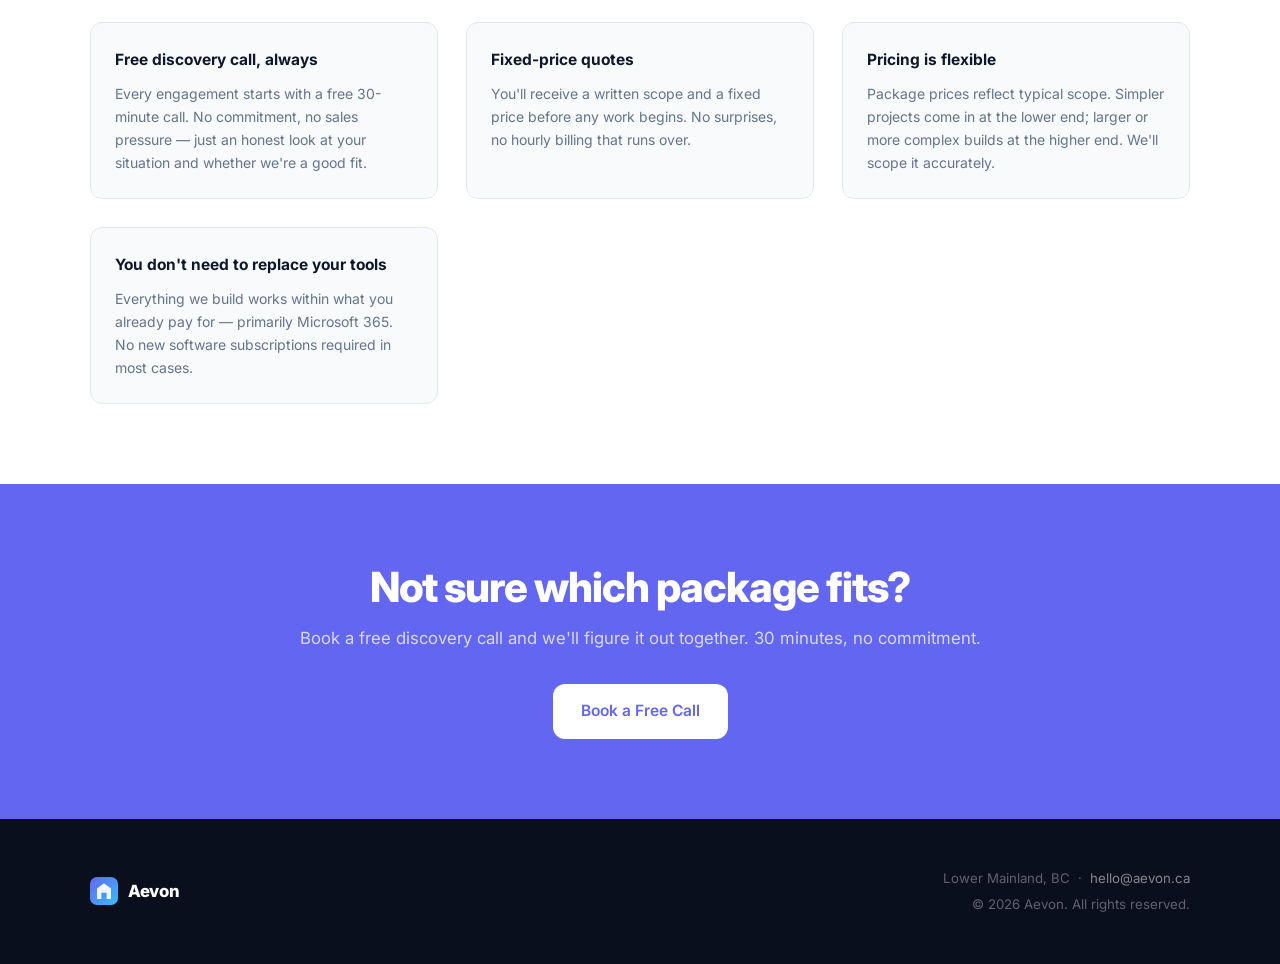
<file: services.html>
<!DOCTYPE html>
<html lang="en">
<head>
  <meta charset="UTF-8" />
  <meta name="viewport" content="width=device-width, initial-scale=1.0" />
  <title>Services | Aevon</title>
  <meta name="description" content="Aevon's service packages for SMBs — M365 audits, SharePoint intranets, AI wikis, and ongoing retainer plans." />
  <link rel="preconnect" href="https://fonts.googleapis.com" />
  <link rel="preconnect" href="https://fonts.gstatic.com" crossorigin />
  <link href="https://fonts.googleapis.com/css2?family=Inter:wght@300;400;500;600;700;800&display=swap" rel="stylesheet" />
  <link rel="stylesheet" href="style.css" />
  <style>
    /* ── SERVICE PACKAGES ── */
    #packages { background: var(--white); padding: 100px 32px; }
    .packages-grid {
      display: grid;
      grid-template-columns: repeat(auto-fit, minmax(280px, 1fr));
      gap: 24px;
    }
    .pkg-card {
      border: 1px solid var(--border);
      border-radius: var(--radius-lg);
      padding: 36px 30px;
      background: var(--white);
      transition: all 0.25s;
      display: flex;
      flex-direction: column;
      position: relative;
      overflow: hidden;
    }
    .pkg-card::before {
      content: '';
      position: absolute;
      top: 0; left: 0; right: 0;
      height: 3px;
      background: linear-gradient(90deg, var(--indigo), var(--sky));
      opacity: 0;
      transition: opacity 0.25s;
    }
    .pkg-card:hover { box-shadow: 0 16px 48px rgba(0,0,0,0.1); transform: translateY(-4px); border-color: transparent; }
    .pkg-card:hover::before { opacity: 1; }
    .pkg-card.featured { border-color: var(--indigo); box-shadow: 0 0 0 3px var(--indigo-lt); }
    .pkg-card.featured::before { opacity: 1; }
    .pkg-badge {
      display: inline-block;
      background: var(--indigo);
      color: var(--white);
      font-size: 0.7rem;
      font-weight: 700;
      letter-spacing: 0.08em;
      text-transform: uppercase;
      padding: 4px 10px;
      border-radius: 100px;
      margin-bottom: 20px;
      align-self: flex-start;
    }
    .pkg-num { font-size: 0.73rem; font-weight: 700; color: var(--text-sm); letter-spacing: 0.08em; text-transform: uppercase; margin-bottom: 8px; }
    .pkg-card.featured .pkg-num { color: var(--indigo); }
    .pkg-card h3 { font-size: 1.15rem; font-weight: 800; color: var(--text); margin-bottom: 6px; letter-spacing: -0.01em; }
    .pkg-price { font-size: 1.8rem; font-weight: 800; color: var(--indigo); letter-spacing: -0.03em; margin: 12px 0 8px; line-height: 1; }
    .pkg-price span { font-size: 0.95rem; font-weight: 400; color: var(--text-sm); letter-spacing: 0; }
    .pkg-best {
      font-size: 0.82rem;
      color: var(--text-sm);
      background: var(--bg-alt);
      border-radius: 6px;
      padding: 8px 12px;
      margin-bottom: 20px;
      line-height: 1.5;
    }
    .pkg-divider { height: 1px; background: var(--border); margin-bottom: 20px; }
    .pkg-includes-label { font-size: 0.73rem; font-weight: 700; text-transform: uppercase; letter-spacing: 0.08em; color: var(--text-sm); margin-bottom: 12px; }
    .pkg-includes {
      list-style: none;
      display: flex;
      flex-direction: column;
      gap: 9px;
      flex: 1;
    }
    .pkg-includes li {
      font-size: 0.88rem;
      color: var(--text);
      display: flex;
      gap: 10px;
      align-items: flex-start;
      line-height: 1.5;
    }
    .pkg-includes li::before {
      content: '';
      width: 16px; height: 16px;
      flex-shrink: 0;
      margin-top: 1px;
      background: url("data:image/svg+xml,%3Csvg xmlns='http://www.w3.org/2000/svg' viewBox='0 0 16 16'%3E%3Cpath fill='%236366F1' d='M13.5 3.5L6 11 2.5 7.5l-1 1L6 13l8.5-8.5z'/%3E%3C/svg%3E") center/contain no-repeat;
    }
    .pkg-cta {
      display: block;
      text-align: center;
      margin-top: 24px;
      padding: 12px;
      background: var(--indigo-lt);
      color: var(--indigo);
      border-radius: 8px;
      font-weight: 600;
      font-size: 0.9rem;
      text-decoration: none;
      transition: all 0.2s;
    }
    .pkg-cta:hover { background: var(--indigo); color: var(--white); }
    .pkg-card.featured .pkg-cta { background: var(--indigo); color: var(--white); }
    .pkg-card.featured .pkg-cta:hover { background: var(--indigo-dk); }

    /* ── RETAINER ── */
    #retainer { background: var(--bg-alt); padding: 100px 32px; }
    .retainer-intro {
      display: grid;
      grid-template-columns: 1fr 1fr;
      gap: 80px;
      align-items: center;
      margin-bottom: 64px;
    }
    .retainer-intro p { color: var(--text-sm); font-size: 0.97rem; margin-bottom: 12px; }
    .pricing-grid {
      display: grid;
      grid-template-columns: repeat(3, 1fr);
      gap: 20px;
    }
    .pricing-card {
      border: 1px solid var(--border);
      border-radius: var(--radius-lg);
      padding: 36px 30px;
      background: var(--white);
      transition: all 0.25s;
      display: flex;
      flex-direction: column;
    }
    .pricing-card:hover { box-shadow: 0 12px 40px rgba(0,0,0,0.08); transform: translateY(-2px); }
    .pricing-card.featured {
      background: var(--dark-2);
      border-color: transparent;
      box-shadow: 0 0 0 2px var(--indigo), 0 20px 60px rgba(99,102,241,0.2);
    }
    .pricing-tier { font-size: 0.78rem; font-weight: 700; letter-spacing: 0.1em; text-transform: uppercase; color: var(--text-sm); margin-bottom: 8px; }
    .pricing-card.featured .pricing-tier { color: #818CF8; }
    .pricing-amount { font-size: 2.4rem; font-weight: 800; letter-spacing: -0.04em; color: var(--text); line-height: 1; margin-bottom: 4px; }
    .pricing-card.featured .pricing-amount { color: var(--white); }
    .pricing-amount span { font-size: 1rem; font-weight: 400; color: var(--text-sm); letter-spacing: 0; }
    .pricing-size { font-size: 0.82rem; color: var(--text-sm); margin-bottom: 28px; }
    .pricing-card.featured .pricing-size { color: rgba(255,255,255,0.45); }
    .pricing-list { list-style: none; display: flex; flex-direction: column; gap: 10px; flex: 1; }
    .pricing-list li { font-size: 0.88rem; color: var(--text-sm); display: flex; gap: 10px; align-items: flex-start; }
    .pricing-card.featured .pricing-list li { color: rgba(255,255,255,0.6); }
    .pricing-list li::before {
      content: '';
      width: 16px; height: 16px;
      background: url("data:image/svg+xml,%3Csvg xmlns='http://www.w3.org/2000/svg' viewBox='0 0 16 16'%3E%3Cpath fill='%236366F1' d='M13.5 3.5L6 11 2.5 7.5l-1 1L6 13l8.5-8.5z'/%3E%3C/svg%3E") center/contain no-repeat;
      flex-shrink: 0;
      margin-top: 2px;
    }
    .pricing-cta {
      display: block;
      text-align: center;
      margin-top: 24px;
      padding: 11px;
      background: var(--indigo-lt);
      color: var(--indigo);
      border-radius: 8px;
      font-weight: 600;
      font-size: 0.88rem;
      text-decoration: none;
      transition: all 0.2s;
    }
    .pricing-cta:hover { background: var(--indigo); color: var(--white); }
    .pricing-card.featured .pricing-cta { background: rgba(99,102,241,0.2); color: #A5B4FC; }
    .pricing-card.featured .pricing-cta:hover { background: var(--indigo); color: var(--white); }

    /* ── FAQ / NOTES ── */
    #notes { background: var(--white); padding: 80px 32px; }
    .notes-grid {
      display: grid;
      grid-template-columns: repeat(auto-fit, minmax(260px, 1fr));
      gap: 28px;
      margin-top: 48px;
    }
    .note-card {
      padding: 24px;
      background: var(--bg-alt);
      border-radius: var(--radius);
      border: 1px solid var(--border);
    }
    .note-card h4 { font-size: 0.97rem; font-weight: 700; margin-bottom: 8px; color: var(--text); }
    .note-card p { font-size: 0.875rem; color: var(--text-sm); line-height: 1.65; }

    /* ── CTA ── */
    #cta { background: var(--indigo); padding: 80px 32px; }
    .cta-inner { max-width: 700px; margin: 0 auto; text-align: center; }
    #cta h2 { color: var(--white); margin-bottom: 12px; }
    #cta p { color: rgba(255,255,255,0.75); margin-bottom: 32px; font-size: 1.05rem; }
    .btn-white { background: var(--white); color: var(--indigo); }
    .btn-white:hover { background: var(--indigo-lt); transform: translateY(-1px); box-shadow: 0 8px 24px rgba(0,0,0,0.15); }

    @media (max-width: 900px) {
      .retainer-intro { grid-template-columns: 1fr; gap: 20px; }
      .pricing-grid { grid-template-columns: 1fr; max-width: 420px; }
    }
  </style>
</head>
<body>

<!-- NAV -->
<nav id="nav" class="light">
  <div class="nav-inner">
    <a href="index.html" class="nav-logo">
      <svg class="nav-logo-mark" viewBox="0 0 32 32" fill="none">
        <rect width="32" height="32" rx="8" fill="url(#lg2)"/>
        <path d="M16 7L8 13v12h5v-7h6v7h5V13L16 7z" fill="white" fill-opacity="0.9"/>
        <circle cx="16" cy="12" r="2" fill="white"/>
        <defs><linearGradient id="lg2" x1="0" y1="0" x2="32" y2="32" gradientUnits="userSpaceOnUse"><stop stop-color="#6366F1"/><stop offset="1" stop-color="#38BDF8"/></linearGradient></defs>
      </svg>
      <span class="nav-logo-text">Aevon</span>
    </a>
    <ul class="nav-links">
      <li><a href="services.html" class="active">Services</a></li>
      <li><a href="index.html#work">Work</a></li>
      <li><a href="contact.html" class="nav-cta">Book a Call</a></li>
    </ul>
  </div>
</nav>

<!-- PAGE HERO -->
<div class="page-hero">
  <div class="container">
    <div class="section-label">Services and Pricing</div>
    <h1>What we build,<br>and what it costs</h1>
    <p>Every package includes a free 30-minute discovery call before any commitment. Fixed-price quotes, no scope creep, no surprises.</p>
  </div>
</div>

<!-- PACKAGES -->
<section id="packages">
  <div class="container">
    <div class="section-label">Project Packages</div>
    <h2>One-time builds</h2>
    <p class="section-sub">Choose the package that fits your situation, or mix and match. Not sure where to start? The discovery call will tell us.</p>

    <div class="packages-grid">

      <div class="pkg-card">
        <div class="pkg-num">01 / Starter</div>
        <h3>M365 Audit + Automation</h3>
        <div class="pkg-price">$500 <span>– $800</span></div>
        <div class="pkg-best">Best for: Businesses that feel like they're not getting value from their M365 subscription and want a clear starting point.</div>
        <div class="pkg-divider"></div>
        <div class="pkg-includes-label">What's included</div>
        <ul class="pkg-includes">
          <li>Full M365 environment audit</li>
          <li>3 custom Power Automate flows</li>
          <li>Basic AI integration (Copilot setup or similar)</li>
          <li>1hr walkthrough and training session</li>
          <li>30 days email support</li>
        </ul>
        <a href="contact.html" class="pkg-cta">Get Started</a>
      </div>

      <div class="pkg-card featured">
        <div class="pkg-badge">Most Popular</div>
        <div class="pkg-num">02 / Knowledge Base</div>
        <h3>SharePoint Intranet + AI Wiki</h3>
        <div class="pkg-price">$1,000 <span>– $2,000</span></div>
        <div class="pkg-best">Best for: Businesses with scattered documents, no central knowledge system, and painful onboarding.</div>
        <div class="pkg-divider"></div>
        <div class="pkg-includes-label">What's included</div>
        <ul class="pkg-includes">
          <li>SharePoint intranet setup and branding</li>
          <li>AI-powered company wiki with document ingestion and Q&A</li>
          <li>Document organization and migration</li>
          <li>Manager training on adding and managing content</li>
          <li>60 days email support</li>
        </ul>
        <a href="contact.html" class="pkg-cta">Get Started</a>
      </div>

      <div class="pkg-card">
        <div class="pkg-num">03 / Full Build</div>
        <h3>Complete Internal Platform</h3>
        <div class="pkg-price">$2,500 <span>– $5,000</span></div>
        <div class="pkg-best">Best for: Growing SMBs (20–50 employees) with no centralized internal systems and growing disorganization.</div>
        <div class="pkg-divider"></div>
        <div class="pkg-includes-label">What's included</div>
        <ul class="pkg-includes">
          <li>Full SharePoint intranet with branding</li>
          <li>AI wiki with document ingestion</li>
          <li>Role-based onboarding module</li>
          <li>Power Automate workflows (up to 5)</li>
          <li>Team directory and announcements</li>
          <li>Staff training session</li>
          <li>90 days email support</li>
        </ul>
        <a href="contact.html" class="pkg-cta">Get Started</a>
      </div>

      <div class="pkg-card">
        <div class="pkg-num">04 / Custom</div>
        <h3>Scoped to Your Needs</h3>
        <div class="pkg-price" style="font-size:1.3rem; padding-top:4px;">Custom quote</div>
        <div class="pkg-best">For any combination of the above, or a completely custom scope. Quote provided after a free 30-minute discovery call.</div>
        <div class="pkg-divider"></div>
        <div class="pkg-includes-label">How it works</div>
        <ul class="pkg-includes">
          <li>Free 30-minute discovery call</li>
          <li>Detailed written scope of work</li>
          <li>Fixed-price quote before any work starts</li>
          <li>Any mix of services from packages above</li>
          <li>Support period agreed during scoping</li>
        </ul>
        <a href="contact.html" class="pkg-cta">Book Discovery Call</a>
      </div>

    </div>
  </div>
</section>

<!-- RETAINER -->
<section id="retainer">
  <div class="container">
    <div class="retainer-intro">
      <div>
        <div class="section-label">Ongoing Partnership</div>
        <h2>Retainer Plans</h2>
      </div>
      <div>
        <p>Most clients stay on a retainer after their initial project. New automations get added, systems grow with the team, and someone is always available when something breaks or needs updating.</p>
        <p>Retainers are available to existing project clients. Pricing reflects committed hours — unused hours do not roll over.</p>
      </div>
    </div>

    <div class="pricing-grid">

      <div class="pricing-card">
        <div class="pricing-tier">Basic</div>
        <div class="pricing-amount">$150 <span>/mo</span></div>
        <div class="pricing-size">Best for 5–15 employees</div>
        <ul class="pricing-list">
          <li>Monthly check-in call (30 min)</li>
          <li>Up to 2hrs of changes per month</li>
          <li>Email support, 48hr response</li>
          <li>Minor fixes and updates</li>
        </ul>
        <a href="contact.html" class="pricing-cta">Get Started</a>
      </div>

      <div class="pricing-card featured">
        <div class="pricing-tier">Standard</div>
        <div class="pricing-amount">$300 <span>/mo</span></div>
        <div class="pricing-size">Best for 15–35 employees</div>
        <ul class="pricing-list">
          <li>Monthly check-in call (1hr)</li>
          <li>Up to 5hrs of development per month</li>
          <li>Priority support, 24hr response</li>
          <li>New automation flows as needed</li>
          <li>Performance and usage review</li>
        </ul>
        <a href="contact.html" class="pricing-cta">Get Started</a>
      </div>

      <div class="pricing-card">
        <div class="pricing-tier">Pro</div>
        <div class="pricing-amount">$600 <span>/mo</span></div>
        <div class="pricing-size">Best for 35–75 employees</div>
        <ul class="pricing-list">
          <li>Bi-weekly check-in calls</li>
          <li>Up to 10hrs of development per month</li>
          <li>Same-day priority support</li>
          <li>Proactive recommendations and new features</li>
          <li>Quarterly strategy session</li>
        </ul>
        <a href="contact.html" class="pricing-cta">Get Started</a>
      </div>

    </div>
  </div>
</section>

<!-- NOTES -->
<section id="notes">
  <div class="container">
    <div class="section-label">Good to Know</div>
    <h2>Before you reach out</h2>
    <div class="notes-grid">
      <div class="note-card">
        <h4>Free discovery call, always</h4>
        <p>Every engagement starts with a free 30-minute call. No commitment, no sales pressure — just an honest look at your situation and whether we're a good fit.</p>
      </div>
      <div class="note-card">
        <h4>Fixed-price quotes</h4>
        <p>You'll receive a written scope and a fixed price before any work begins. No surprises, no hourly billing that runs over.</p>
      </div>
      <div class="note-card">
        <h4>Pricing is flexible</h4>
        <p>Package prices reflect typical scope. Simpler projects come in at the lower end; larger or more complex builds at the higher end. We'll scope it accurately.</p>
      </div>
      <div class="note-card">
        <h4>You don't need to replace your tools</h4>
        <p>Everything we build works within what you already pay for — primarily Microsoft 365. No new software subscriptions required in most cases.</p>
      </div>
    </div>
  </div>
</section>

<!-- CTA -->
<section id="cta">
  <div class="cta-inner">
    <h2>Not sure which package fits?</h2>
    <p>Book a free discovery call and we'll figure it out together. 30 minutes, no commitment.</p>
    <a href="contact.html" class="btn btn-white">Book a Free Call</a>
  </div>
</section>

<!-- FOOTER -->
<footer>
  <div class="footer-inner">
    <div class="footer-logo">
      <svg width="28" height="28" viewBox="0 0 32 32" fill="none">
        <rect width="32" height="32" rx="8" fill="url(#fg2)"/>
        <path d="M16 7L8 13v12h5v-7h6v7h5V13L16 7z" fill="white" fill-opacity="0.9"/>
        <circle cx="16" cy="12" r="2" fill="white"/>
        <defs><linearGradient id="fg2" x1="0" y1="0" x2="32" y2="32" gradientUnits="userSpaceOnUse"><stop stop-color="#6366F1"/><stop offset="1" stop-color="#38BDF8"/></linearGradient></defs>
      </svg>
      <span class="footer-logo-text">Aevon</span>
    </div>
    <div class="footer-right">
      <div>Lower Mainland, BC &nbsp;&middot;&nbsp; <a href="mailto:hello@aevon.ca">hello@aevon.ca</a></div>
      <div style="margin-top:4px;">&copy; 2026 Aevon. All rights reserved.</div>
    </div>
  </div>
</footer>

<script>
  const nav = document.getElementById('nav');
  window.addEventListener('scroll', () => {
    if (window.scrollY > 40) { nav.classList.remove('light'); nav.classList.add('scrolled'); }
    else { nav.classList.remove('scrolled'); nav.classList.add('light'); }
  });
</script>
</body>
</html>
</file>
<file: style.css>
*, *::before, *::after { box-sizing: border-box; margin: 0; padding: 0; }

:root {
  --indigo:     #6366F1;
  --indigo-dk:  #4F46E5;
  --indigo-lt:  #EEF2FF;
  --sky:        #38BDF8;
  --dark:       #0A0F1E;
  --dark-2:     #0F172A;
  --dark-3:     #1E293B;
  --slate:      #334155;
  --text:       #0F172A;
  --text-sm:    #64748B;
  --border:     #E2E8F0;
  --bg-alt:     #F8FAFC;
  --white:      #FFFFFF;
  --radius:     12px;
  --radius-lg:  20px;
}

html { scroll-behavior: smooth; }

body {
  font-family: 'Inter', sans-serif;
  font-size: 17px;
  line-height: 1.7;
  color: var(--text);
  background: var(--white);
  overflow-x: hidden;
}

/* ── NAV ── */
nav {
  position: fixed;
  top: 0; left: 0; right: 0;
  z-index: 200;
  padding: 0 32px;
  transition: background 0.3s, box-shadow 0.3s;
}
nav.scrolled {
  background: rgba(10, 15, 30, 0.92);
  backdrop-filter: blur(12px);
  box-shadow: 0 1px 0 rgba(255,255,255,0.06);
}
nav.light {
  background: rgba(255,255,255,0.95);
  backdrop-filter: blur(12px);
  box-shadow: 0 1px 0 var(--border);
}
nav.light .nav-logo-text { color: var(--text); }
nav.light .nav-links a { color: var(--text-sm); }
nav.light .nav-links a:hover { color: var(--text); }
nav.light .nav-mobile-toggle span { background: var(--text); }
.nav-inner {
  max-width: 1100px;
  margin: 0 auto;
  display: flex;
  align-items: center;
  justify-content: space-between;
  height: 72px;
}
.nav-logo {
  display: flex;
  align-items: center;
  gap: 10px;
  text-decoration: none;
}
.nav-logo-mark { width: 32px; height: 32px; }
.nav-logo-text {
  font-size: 1.25rem;
  font-weight: 800;
  color: var(--white);
  letter-spacing: -0.02em;
}
.nav-links {
  display: flex;
  align-items: center;
  gap: 36px;
  list-style: none;
}
.nav-links a {
  text-decoration: none;
  color: rgba(255,255,255,0.7);
  font-weight: 500;
  font-size: 0.92rem;
  transition: color 0.2s;
}
.nav-links a:hover { color: var(--white); }
.nav-links a.active { color: var(--white); }
nav.light .nav-links a.active { color: var(--indigo); }
.nav-cta {
  background: var(--indigo) !important;
  color: var(--white) !important;
  padding: 9px 22px;
  border-radius: 8px;
  font-weight: 600 !important;
  transition: background 0.2s !important;
}
.nav-cta:hover { background: var(--indigo-dk) !important; }

/* ── SHARED ── */
section { padding: 100px 32px; }
.container { max-width: 1100px; margin: 0 auto; }
.section-label {
  font-size: 0.75rem;
  font-weight: 700;
  letter-spacing: 0.12em;
  text-transform: uppercase;
  color: var(--indigo);
  margin-bottom: 12px;
}
h2 {
  font-size: clamp(1.8rem, 3.5vw, 2.6rem);
  font-weight: 800;
  letter-spacing: -0.025em;
  line-height: 1.15;
  margin-bottom: 16px;
}
h3 { line-height: 1.25; }
.section-sub {
  color: var(--text-sm);
  max-width: 540px;
  margin-bottom: 60px;
  font-size: 1rem;
}

.btn {
  display: inline-flex;
  align-items: center;
  gap: 8px;
  padding: 14px 28px;
  border-radius: var(--radius);
  font-size: 0.97rem;
  font-weight: 600;
  text-decoration: none;
  transition: all 0.2s;
  cursor: pointer;
  border: none;
}
.btn-primary { background: var(--indigo); color: var(--white); }
.btn-primary:hover { background: var(--indigo-dk); transform: translateY(-1px); box-shadow: 0 8px 24px rgba(99,102,241,0.4); }
.btn-outline { background: transparent; color: var(--white); border: 1px solid rgba(255,255,255,0.2); }
.btn-outline:hover { border-color: rgba(255,255,255,0.5); background: rgba(255,255,255,0.05); }
.btn-dark { background: var(--dark-2); color: var(--white); border: 1px solid var(--dark-3); }
.btn-dark:hover { background: var(--dark-3); transform: translateY(-1px); }
.btn-ghost { background: transparent; color: var(--indigo); border: 1px solid var(--indigo); }
.btn-ghost:hover { background: var(--indigo-lt); }

/* ── PAGE HERO (inner pages) ── */
.page-hero {
  background: var(--dark);
  padding: 160px 32px 100px;
}
.page-hero .section-label { color: #818CF8; }
.page-hero h1 {
  font-size: clamp(2rem, 4vw, 3rem);
  font-weight: 800;
  letter-spacing: -0.03em;
  color: var(--white);
  margin-bottom: 16px;
  line-height: 1.1;
}
.page-hero p {
  font-size: 1.05rem;
  color: rgba(255,255,255,0.55);
  max-width: 520px;
}

/* ── FOOTER ── */
footer { background: var(--dark); padding: 48px 32px; }
.footer-inner {
  max-width: 1100px;
  margin: 0 auto;
  display: flex;
  justify-content: space-between;
  align-items: center;
}
.footer-logo { display: flex; align-items: center; gap: 10px; }
.footer-logo-text { font-size: 1.05rem; font-weight: 800; color: var(--white); letter-spacing: -0.02em; }
.footer-right { text-align: right; font-size: 0.83rem; color: rgba(255,255,255,0.35); }
.footer-right a { color: rgba(255,255,255,0.5); text-decoration: none; }
.footer-right a:hover { color: var(--white); }

/* ── RESPONSIVE ── */
@media (max-width: 640px) {
  section { padding: 72px 20px; }
  nav { padding: 0 20px; }
  .nav-links { display: none; }
  .footer-inner { flex-direction: column; gap: 16px; text-align: center; }
  .footer-right { text-align: center; }
}
</file>
